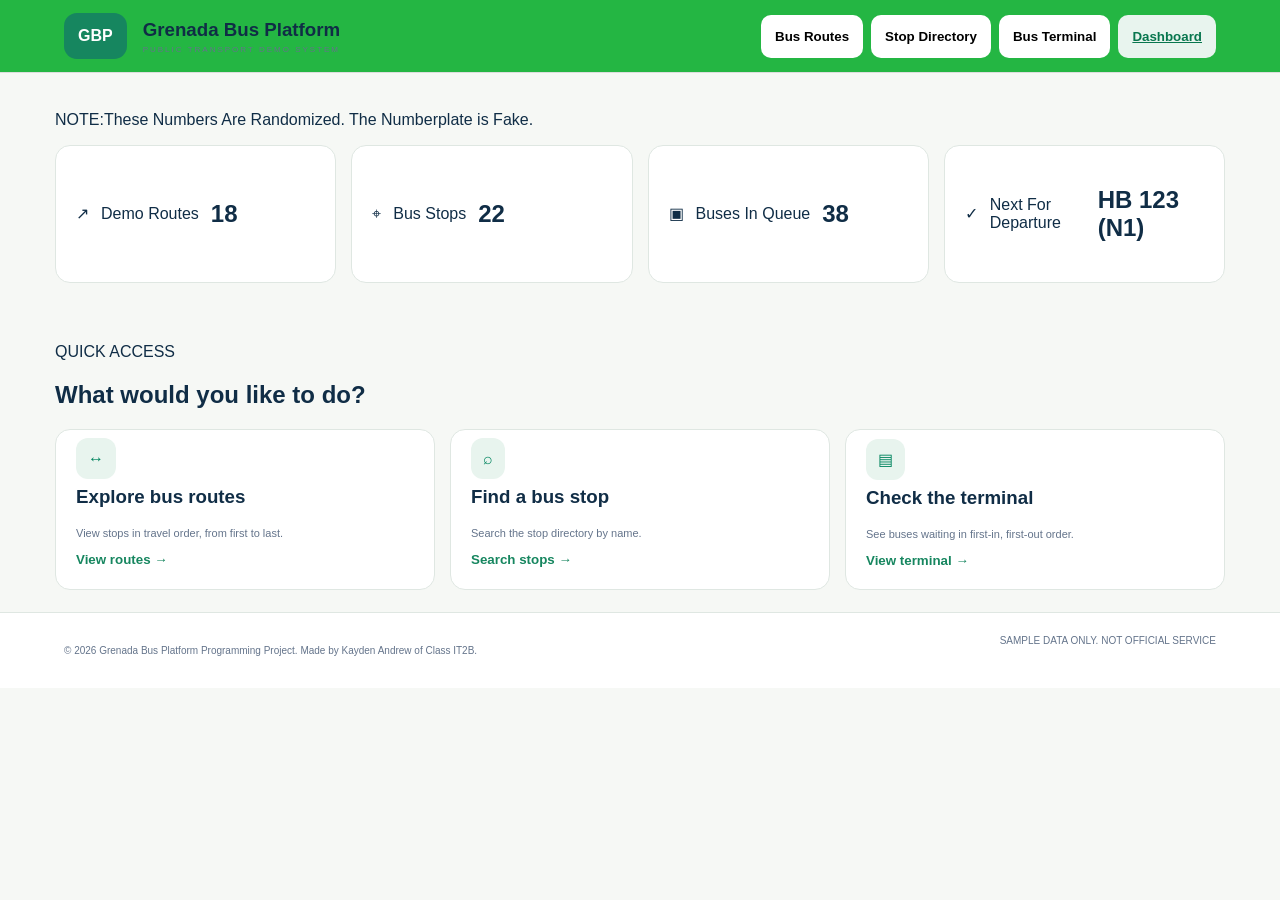
<file: index.html>
<!DOCTYPE html>
<html lang="en">
<head>
    <meta charset="UTF-8">
    <meta name="viewport" content="width=device-width, initial-scale=1.0">
    <title>Grenada Bus Platform</title>
    <link rel="stylesheet" href="websitestyle.css">
</head>
    <body>
    <header id="topmenu">
        <div class="logo">GBP</div>
        <div class="website-name">
            <h3>Grenada Bus Platform</h3>
            <p>PUBLIC TRANSPORT DEMO SYSTEM</p>
        </div>
       <nav>
            <ul>
                <li><a href="routes.html"><button>Bus Routes</button></a></li>
                <li><a href="stops.html"><button>Stop Directory</button></a></li>
                <li><a href="terminal.html"><button>Bus Terminal</button></a></li>
                <li><a href="index.html"><button class="active">Dashboard</button></a></li>
            </ul>
        </nav>
    </header>
    <main>
        <section id="home">
            <div class="small-description-on-card"> <p>NOTE:These Numbers Are Randomized. The Numberplate is Fake.</p></div>
            <div class="summary-cards">
                <div class="summary-card">↗ <p> Demo Routes <h2>18</h2></p></div>
                <div class="summary-card">⌖ <p> Bus Stops <h2>22</h2></p></div>
                <div class="summary-card">▣ <p> Buses In Queue <h2>38</h2></p></div>
                <div class="summary-card">✓ <p> Next For Departure<h2>HB 123 (N1)</h2></p></div>
            </div>
            <div class="quick-access">
            <p class="small-heading">QUICK ACCESS</p>
                <h1>What would you like to do?</h1>
                    <div class="quick-cards">
                        <div class="quick-card">
                            <span>↔</span>
                            <h3>Explore bus routes</h3>
                            <p>View stops in travel order, from first to last.</p>
                            <a href="routes.html"><button>View routes →</button></a>
                        </div>
                        <div class="quick-card">
                            <span>⌕</span>
                                <h3>Find a bus stop</h3>
                                    <p>Search the stop directory by name.</p>
                                    <a href="stops.html"><button>Search stops →</button></a>
                        </div>
                        <div class="quick-card">
                            <span>▤</span>
                                <h3>Check the terminal</h3>
                                <p>See buses waiting in first-in, first-out order.</p>
                                <a href="terminal.html"><button>View terminal →</button></a>
                        </div>
                    </div>
                </div>
                </section>
                    <section id="routes" class="hidden">
                        <h1>Bus Routes</h1>
                            <select id="routeChoice" onchange="displayRoute()">
                                <option value="0">St. George's to Grand Anse</option>
                                <option value="1">St. George's to Grenville</option>
                            </select>
                            <ul id="routeList"></ul>
                            <input id="newStop" placeholder="Enter stop name">
                            <button onclick="addStop()">Add Stop</button>
                    </section>
                    <section id="search" class="hidden">
                        <h1>Stop Directory</h1>
                            <input id="searchName" placeholder="Enter stop name">
                                <button onclick="searchStop()">Search</button>
                                <p id="searchResult"></p>
                                <button onclick="sortStops()">Sort Stops</button>
                                <ul id="stopList"></ul>
                    </section>
                    <section id="terminal" class="hidden">
                        <h1>Bus Terminal</h1>
                            <input id="busNumber" placeholder="Bus registration">
                            <input id="destination" placeholder="Destination">
                            <button onclick="addBus()">Add Bus</button>
                            <button onclick="departBus()">Depart Bus</button>
                            <ul id="busList"></ul>
                            <p id="departureResult"></p>
                    </section>
        </main>
            <script src="dataStructures.js"></script>
            <script src="algorithms.js"></script>
            <script src="app.js"></script>

    <footer class="footer">
        <p>  &copy; <span id="year"></span> Grenada Bus Platform Programming Project. Made by Kayden Andrew of Class IT2B.</p>
        <span>SAMPLE DATA ONLY. NOT OFFICIAL SERVICE</span>
    </footer>
    <script id="date">
       document.getElementById("year").textContent = new Date().getFullYear();
    </script>
    </body>
</html>
</file>
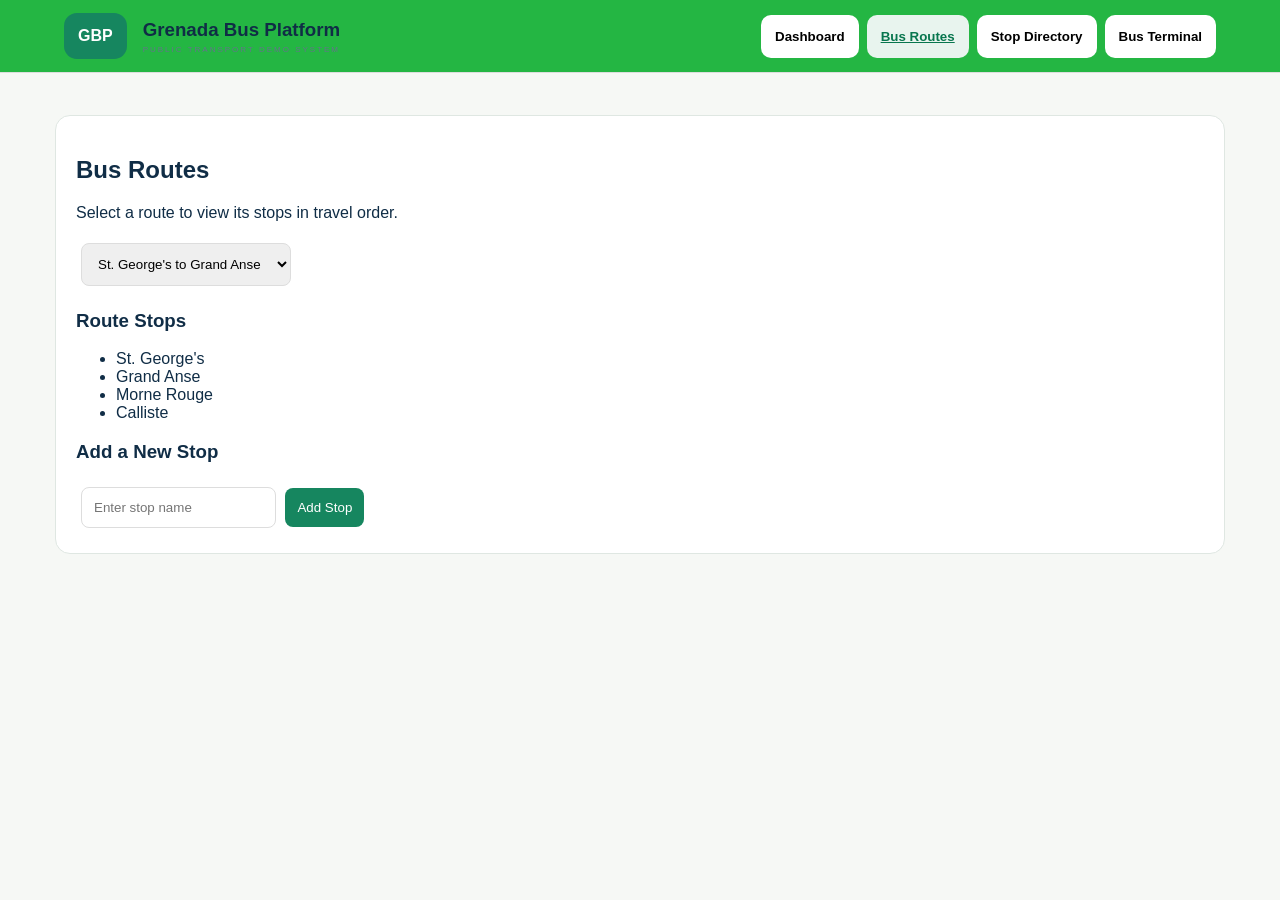
<file: routes.html>
<!DOCTYPE html>
<html lang="en">
<head>
    <meta charset="UTF-8">
    <meta name="viewport" content="width=device-width, initial-scale=1.0">
    <title>Bus Routes - GBP</title>
    <link rel="stylesheet" href="websitestyle.css">
</head>
<body>
<header id="topmenu">
    <div class="logo">GBP</div>
    <div class="website-name">
        <h3>Grenada Bus Platform</h3>
        <p>PUBLIC TRANSPORT DEMO SYSTEM</p>
    </div>
    <nav>
        <ul>
            <li><a href="index.html"><button>Dashboard</button></a></li>
            <li><a href="routes.html"><button class="active">Bus Routes</button></a></li>
            <li><a href="stops.html"><button>Stop Directory</button></a></li>
            <li><a href="terminal.html"><button>Bus Terminal</button></a></li>
        </ul>
    </nav>
</header>
<main>
    <section>
        <h1>Bus Routes</h1>
        <p>Select a route to view its stops in travel order.</p>
        <select id="routeChoice" onchange="displayRoute()">
            <option value="0">St. George's to Grand Anse</option>
            <option value="1">St. George's to Grenville</option>
        </select>

        <h3>Route Stops</h3>
        <ul id="routeList"></ul>
        
        <h3>Add a New Stop</h3>
        <input id="newStop" placeholder="Enter stop name">
        <button onclick="addStop()">Add Stop</button>
    </section>
</main>

<script src="dataStructures.js"></script>
<script src="algorithms.js"></script>
<script src="app.js"></script>

</body>
</html>
</file>
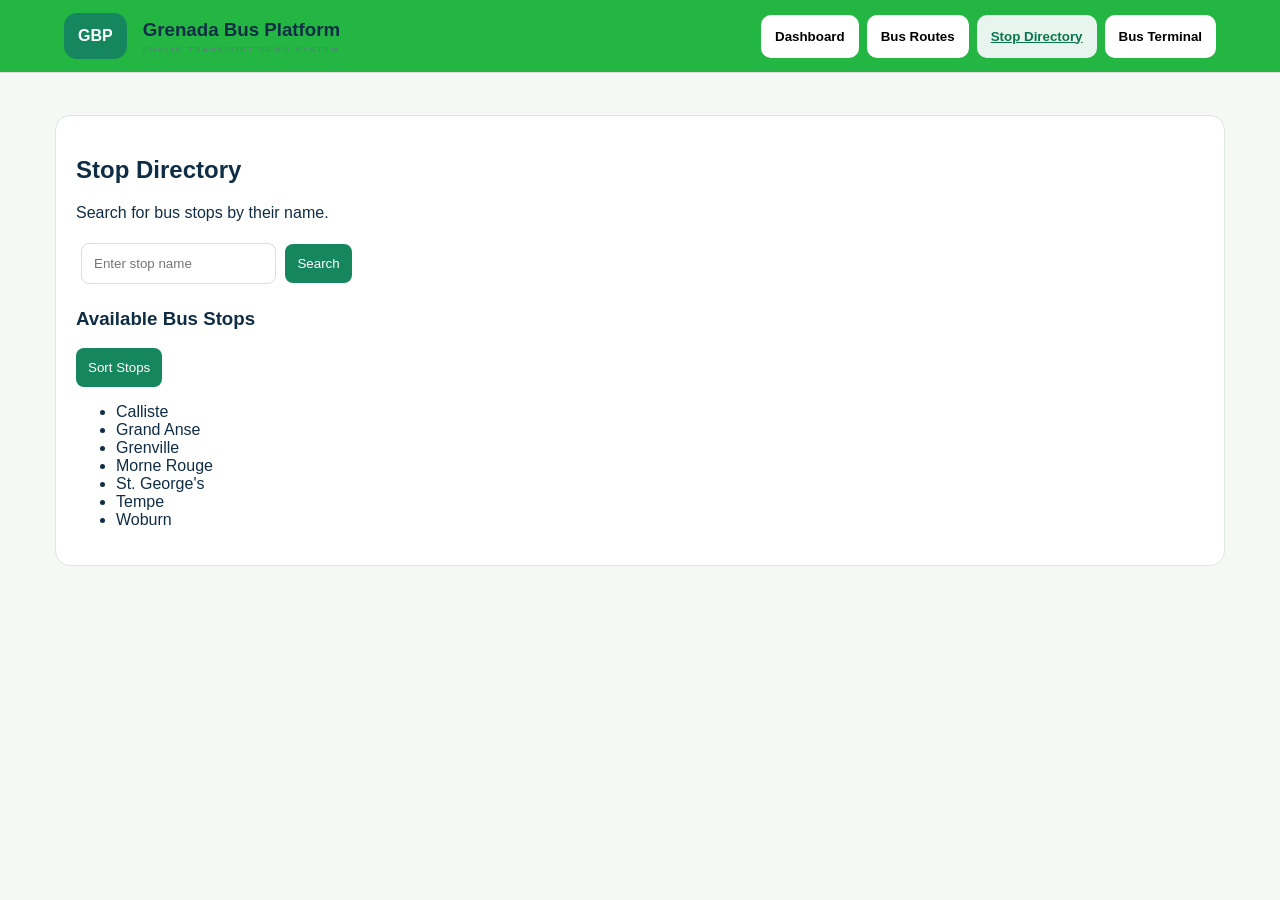
<file: stops.html>
<!DOCTYPE html>
<html lang="en">
<head>
    <meta charset="UTF-8">
    <meta name="viewport" content="width=device-width, initial-scale=1.0">
    <title>Stop Directory - GBP</title>
    <link rel="stylesheet" href="websitestyle.css">
</head>
<body>
<header id="topmenu">
    <div class="logo">GBP</div>
    <div class="website-name">
        <h3>Grenada Bus Platform</h3>
        <p>PUBLIC TRANSPORT DEMO SYSTEM</p>
    </div>
    <nav>
        <ul>
            <li><a href="index.html"><button>Dashboard</button></a></li>
            <li><a href="routes.html"><button>Bus Routes</button></a></li>
            <li><a href="stops.html"><button class="active">Stop Directory</button></a></li>
            <li><a href="terminal.html"><button>Bus Terminal</button></a></li>
        </ul>
    </nav>
</header>
<main>
    <section>
        <h1>Stop Directory</h1>
        <p>Search for bus stops by their name.</p>
        <input id="searchName" placeholder="Enter stop name">
        <button onclick="searchStop()">Search</button>
        <p id="searchResult"></p>
        <h3>Available Bus Stops</h3>
        <button onclick="sortStops()">Sort Stops</button>
        <ul id="stopList"></ul>
    </section>
</main>

<script src="dataStructures.js"></script>
<script src="algorithms.js"></script>
<script src="app.js"></script>

</body>
</html>
</file>
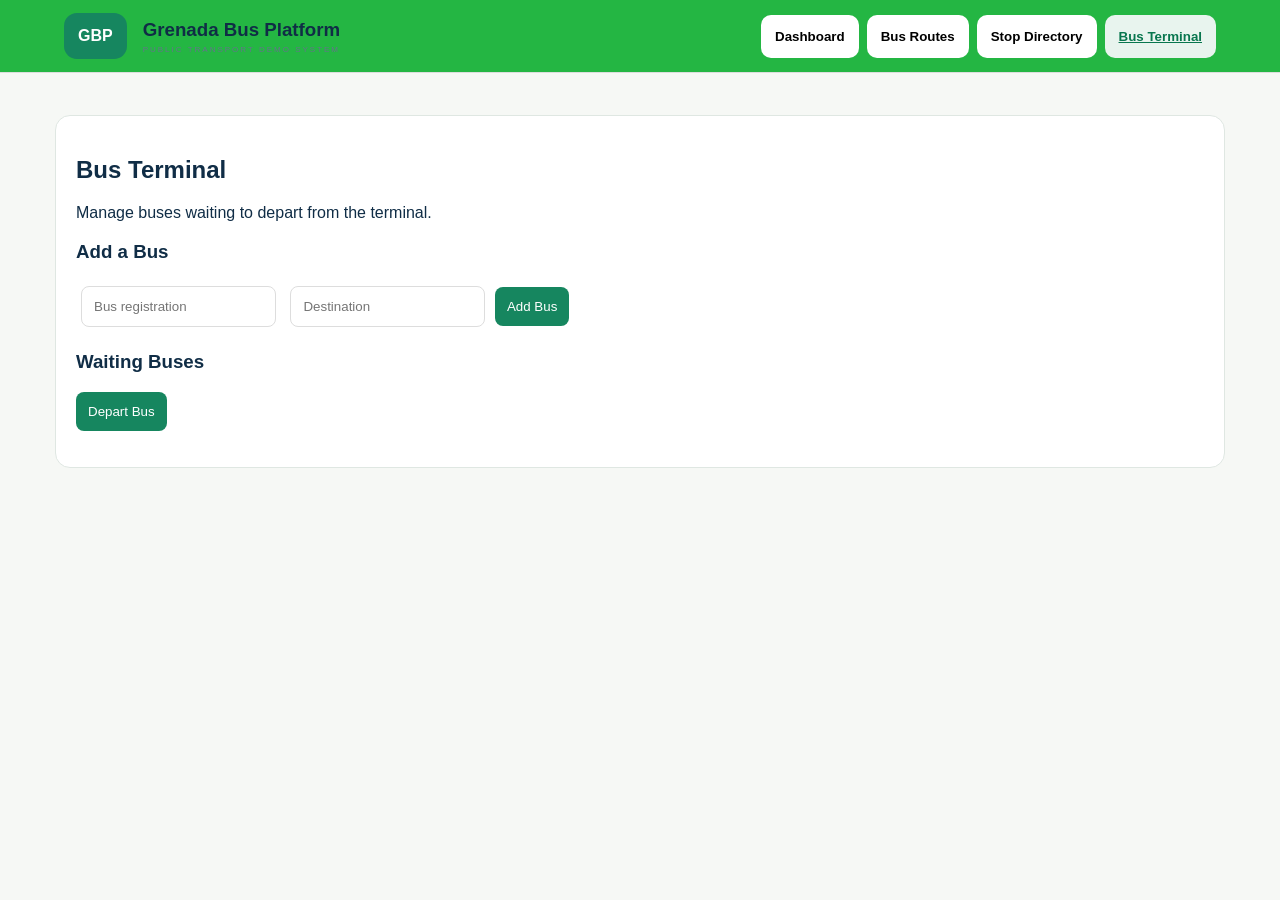
<file: terminal.html>
<!DOCTYPE html>
<html lang="en">
<head>
    <meta charset="UTF-8">
    <meta name="viewport" content="width=device-width, initial-scale=1.0">
    <title>Bus Terminal - GBP</title>
    <link rel="stylesheet" href="websitestyle.css">
</head>
    <body>
    <header id="topmenu">
        <div class="logo">GBP</div>
        <div class="website-name">
            <h3>Grenada Bus Platform</h3>
            <p>PUBLIC TRANSPORT DEMO SYSTEM</p>
        </div>
        <nav>
            <ul>
                <li><a href="index.html"><button>Dashboard</button></a></li>
                <li><a href="routes.html"><button>Bus Routes</button></a></li>
                <li><a href="stops.html"><button>Stop Directory</button></a></li>
                <li><a href="terminal.html"><button class="active">Bus Terminal</button></a></li>
            </ul>
        </nav>
    </header>
    <main>
        <section>
            <h1>Bus Terminal</h1>
            <p>Manage buses waiting to depart from the terminal.</p>
            <h3>Add a Bus</h3>

        <input id="busNumber" placeholder="Bus registration">
        <input id="destination" placeholder="Destination">
        <button onclick="addBus()">Add Bus</button>
        <h3>Waiting Buses</h3>
        <ul id="busList"></ul>
        <button onclick="departBus()">Depart Bus</button>
        <p id="departureResult"></p>
    </section>
</main>

<script src="dataStructures.js"></script>
<script src="algorithms.js"></script>
<script src="app.js"></script>

</body>
</html>
</file>
<file: websitestyle.css>
body {
    margin: 0;
    background: #f6f8f5;
    font-family: Arial, sans-serif;
    color: #102d46;
}

        /*Top Menu Design (NAVBAR)*/
#topmenu {
    background: rgb(36, 182, 67);
    height: 72px;
    padding: 0 5%;
    display: flex;
    align-items: center;
    border-bottom: 1px solid #ddd;
}

        /*Logo Design (Just The Letters)*/
.logo {
    background: #16865f;
    color: white;
    padding: 14px;
    border-radius: 13px;
    font-weight: bold;
}

        /*Home Page Design*/
.website-name { 
    margin-left: 12px; 
}

.website-name h3, .website-name p {
    margin: 4px; 
}

.website-name p { 
    font-size: 8px; 
    letter-spacing: 2px; 
    color: #64748b; 
}

nav { 
     margin-left: auto; 
}

nav ul { 
    display: flex;
    list-style: none;
}

nav li { 
    margin-left: 8px; 
}
        /*Button Design*/
nav button, .quick-card button {
    border: none;
    background: white;
    padding: 14px;
    border-radius: 10px;
    cursor: pointer;
    font-weight: bold;
}

nav button.active, nav button:hover {
    text-decoration-line: underline;
    background: #e8f4ee;
    color: #08764e;
}

        /*Panel Card Design*/
main {
    max-width: 1170px; 
    margin: auto; 
    padding: 22px 20px;
}

.summary-cards, .quick-cards {
    display: grid;
    gap: 15px;
}

.summary-cards { 
    grid-template-columns: repeat(4, 1fr);
}

.summary-card, .quick-card, section:not(#home) {
        background: white;
        border: 1px solid #dfe7e2;
        border-radius: 15px;
        padding: 20px;
}

.summary-card {
    display: flex; 
    align-items: center; 
    gap: 12px; 
}
.summary-card span, .quick-card span {
    background: #e8f4ee;
    color: #00845e;
    padding: 12px;
    border-radius: 12px;
}
.summary-card small, .quick-card p { 
    color: #64748b; 
    font-size: 11px; 
}
.quick-access { 
    margin-top: 60px;
}

.quick-access > small, .quick-card button { 
    color: #16865f; 
    font-weight: bold; 
}

.quick-cards { 
    grid-template-columns: repeat(3, 1fr);
}

.quick-card button { 
    padding: 0; 
}

section:not(#home) { 
    margin-top: 20px; 
}

input, select { 
    padding: 12px; 
    margin: 5px; 
    border: 1px solid #ddd;
    border-radius: 8px; 
}
    
section:not(#home) button { 
    background: #16865f; 
    color: white;
    padding: 12px; 
    border: 0; 
    border-radius: 8px; 
    cursor: pointer; 
}

.hidden { 
    display: none; 
}

        /*Footer Design*/
.footer {
    display: flex;
    justify-content: space-between;
    gap: 12px;
    padding: 22px 5%;
    background: white;
    border-top: 1px solid #dfe7e2;
    color: #64748b;
    font-size: 10px;
}


        /*Responsive Design Code*/
@media (max-width: 800px) {
    #topmenu { height: auto; flex-wrap: wrap; padding: 15px; }
    nav { width: 100%; }
    .summary-cards, .quick-cards { grid-template-columns: repeat(2, 1fr); }
}
</file>
